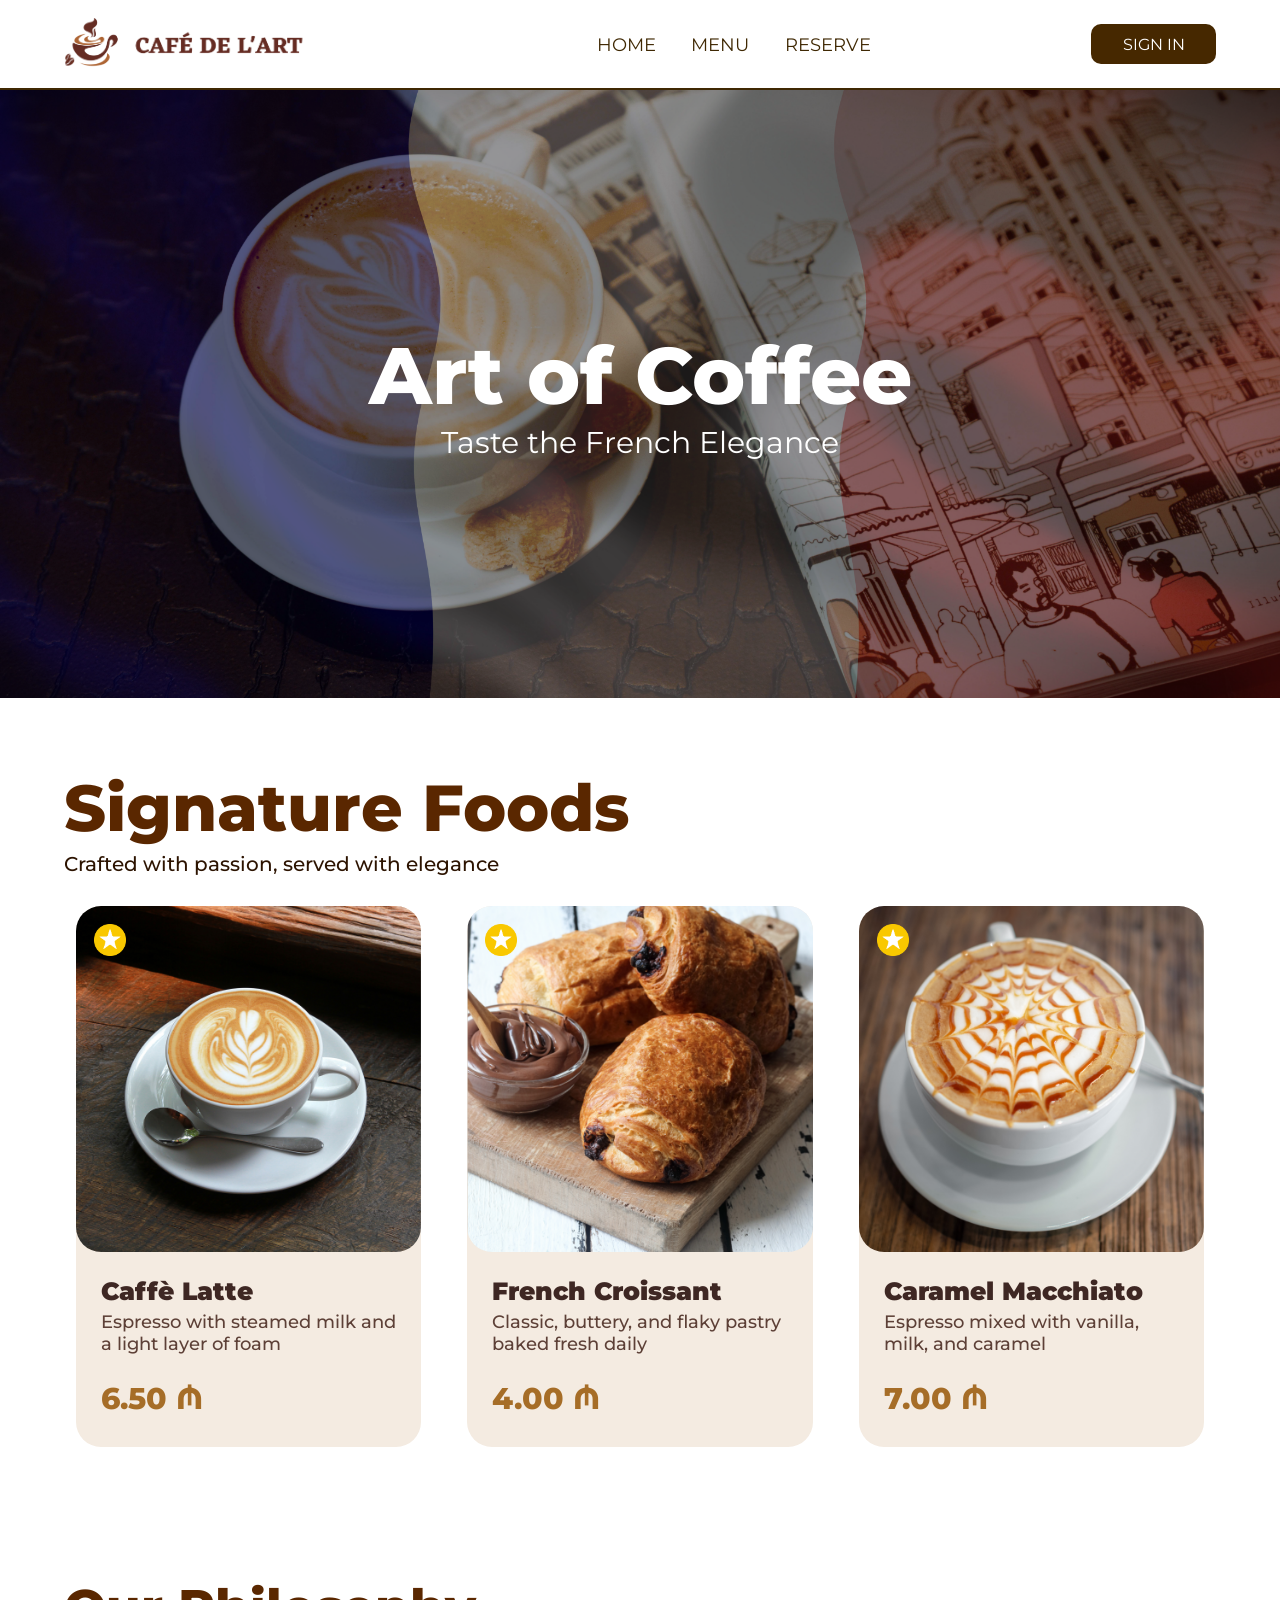
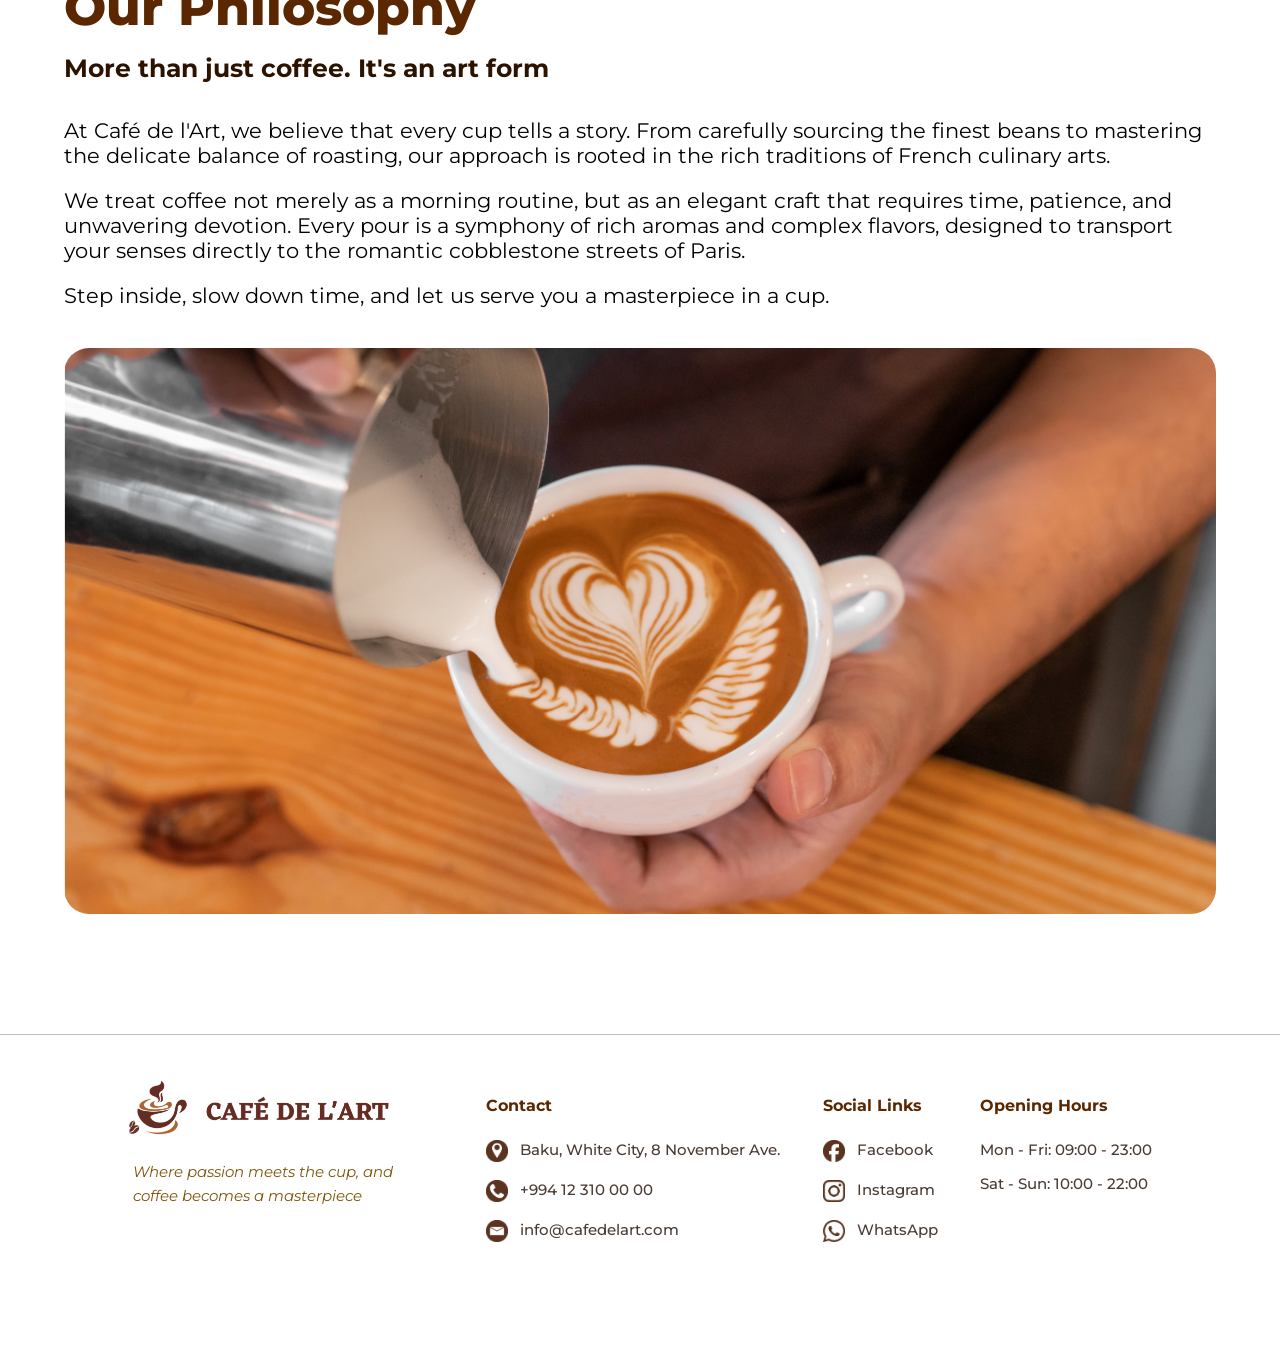
<file: index.html>
<!DOCTYPE html>
<html lang="en">
    <head>
        <meta charset="UTF-8">
        <meta name="viewport" content="width=device-width, initial-scale=1.0">
        <title>Café de l'Art - The French Elegance</title>
        <link rel="stylesheet" href="./css/global.css">
        <link rel="stylesheet" href="./css/index.css">
        <link rel="icon" type="image/png" href="./icons/title-logo-icon.png">
    </head>
    <body>
        <header>
            <div class="logo">
                <img src="./icons/business-logo.png" alt="Logo" id="logo">
            </div>
            <div class="services">
                <ul class="menu">
                    <li>
                        <button class="btn">HOME</button>
                    </li>
                    <li>
                        <button class="btn">MENU</button>
                    </li>
                    <li>
                        <button class="btn">RESERVE</button>
                    </li>
                </ul>
            </div>
            <div class="login">
                <button class="login-btn">SIGN IN</button>
            </div>
        </header>
        <main>
            <section class="connection">
                <div class="offline hidden">
                    Connection Lost! Try to connect again...
                </div>
            </section>
            <section class="hero">
                <div class="hero-img">
                    <img src="./images/2.png" alt="Hero">
                    <div class="hero-slogan">
                        <h1>Art of Coffee</h1>
                        <p>Taste the French Elegance</p>
                    </div>
                </div>
            </section>
            <section class="foods signature-foods">
                <h2 class="title">Signature Foods</h2>
                <p class="subtitle">Crafted with passion, served with elegance</p>
                <div class="cards">
                    <div class="card">
                        <div class="item-img">
                            <img src="./icons/premium-icon.png" alt="Premium Badge" class="premium-icon">
                            <img src="./images/latte.png" alt="Caffè Latte" class="main-img">
                        </div>
                        <div class="item-details">
                            <h3>Caffè Latte</h3>
                            <p>Espresso with steamed milk and a light layer of foam</p>
                            <div class="price">6.50 ₼</div>
                        </div>
                    </div>
                    <div class="card">
                        <div class="item-img">
                            <img src="./icons/premium-icon.png" alt="Premium Badge" class="premium-icon">
                            <img src="./images/croissant.png" alt="French Croissant" class="main-img">
                        </div>
                        <div class="item-details">
                            <h3>French Croissant</h3>
                            <p>Classic, buttery, and flaky pastry baked fresh daily</p>
                            <div class="price">4.00 ₼</div>
                        </div>
                    </div>
                    <div class="card">
                        <div class="item-img">
                            <img src="./icons/premium-icon.png" alt="Premium Badge" class="premium-icon">
                            <img src="./images/macchiato.png" alt="Caramel Macchiato" class="main-img">
                        </div>
                        <div class="item-details">
                            <h3>Caramel Macchiato</h3>
                            <p>Espresso mixed with vanilla, milk, and caramel</p>
                            <div class="price">7.00 ₼</div>
                        </div>
                    </div>
                </div>
            </section>
            <section class="story">
                <h2 class="story-title">Our Philosophy</h2>
                <h3 class="story-subtitle">More than just coffee. It's an art form</h3>
                <div class="story-area">
                    <div class="story-content">
                        <p>
                            At Café de l'Art, we believe that every cup tells a story. From carefully 
                            sourcing the finest beans to mastering the delicate balance of roasting, our 
                            approach is rooted in the rich traditions of French culinary arts.
                        </p>
                        <p>We treat coffee not merely as a morning routine, but as an elegant craft that 
                            requires time, patience, and unwavering devotion. Every pour is a symphony of 
                            rich aromas and complex flavors, designed to transport your senses directly to 
                            the romantic cobblestone streets of Paris.
                        </p>
                        <p>
                            Step inside, slow down time, and let us serve you a masterpiece in a cup.
                        </p>
                    </div>
                    <div class="story-img">
                        <img src="./images/story.png" alt="Coffee Art">
                    </div>
                </div>
            </section>
        </main>
        <footer>
            <div class="footer-area">
                <div class="brand-area">
                    <div class="brand-img">
                        <img src="./icons/business-logo.png" alt="Café de l'Art">
                    </div>
                    <div class="brand-slogan">
                        <p>Where passion meets the cup, and coffee becomes a masterpiece</p>
                    </div>
                </div>
                <div class="business-info">
                    <div class="info contact-info">
                        <h3>Contact</h3>
                        <div class="location">
                            <img src="./icons/11.png" alt="Location">
                            <p>Baku, White City, 8 November Ave.</p>
                        </div>
                        <div class="phone">
                            <img src="./icons/7.png" alt="Phone">
                            <p>+994 12 310 00 00</p>
                        </div>
                        <div class="email">
                            <img src="./icons/10.png" alt="Email">
                            <p>info@cafedelart.com</p>
                        </div>
                    </div>
                    <div class="info social-links">
                        <h3>Social Links</h3>
                        <div class="social facebook">
                            <img src="./icons/8.png" alt="Facebook" class="social-icon">
                            <p>Facebook</p>
                        </div>
                        <div class="social instagram">
                            <img src="./icons/5.png" alt="Instagram" class="social-icon">
                            <p>Instagram</p>
                        </div>
                        <div class="social whatsapp">
                            <img src="./icons/6.png" alt="WhatsApp" class="social-icon">
                            <p>WhatsApp</p>
                        </div>
                    </div>
                    <div class="info opening-hours">
                        <h3>Opening Hours</h3>
                        <p>Mon - Fri: 09:00 - 23:00</p>
                        <p>Sat - Sun: 10:00 - 22:00</p>
                    </div>
                </div>
            </div>
        </footer>
        <script src="./javascript/global.js"></script>
    </body>
</html>
</file>
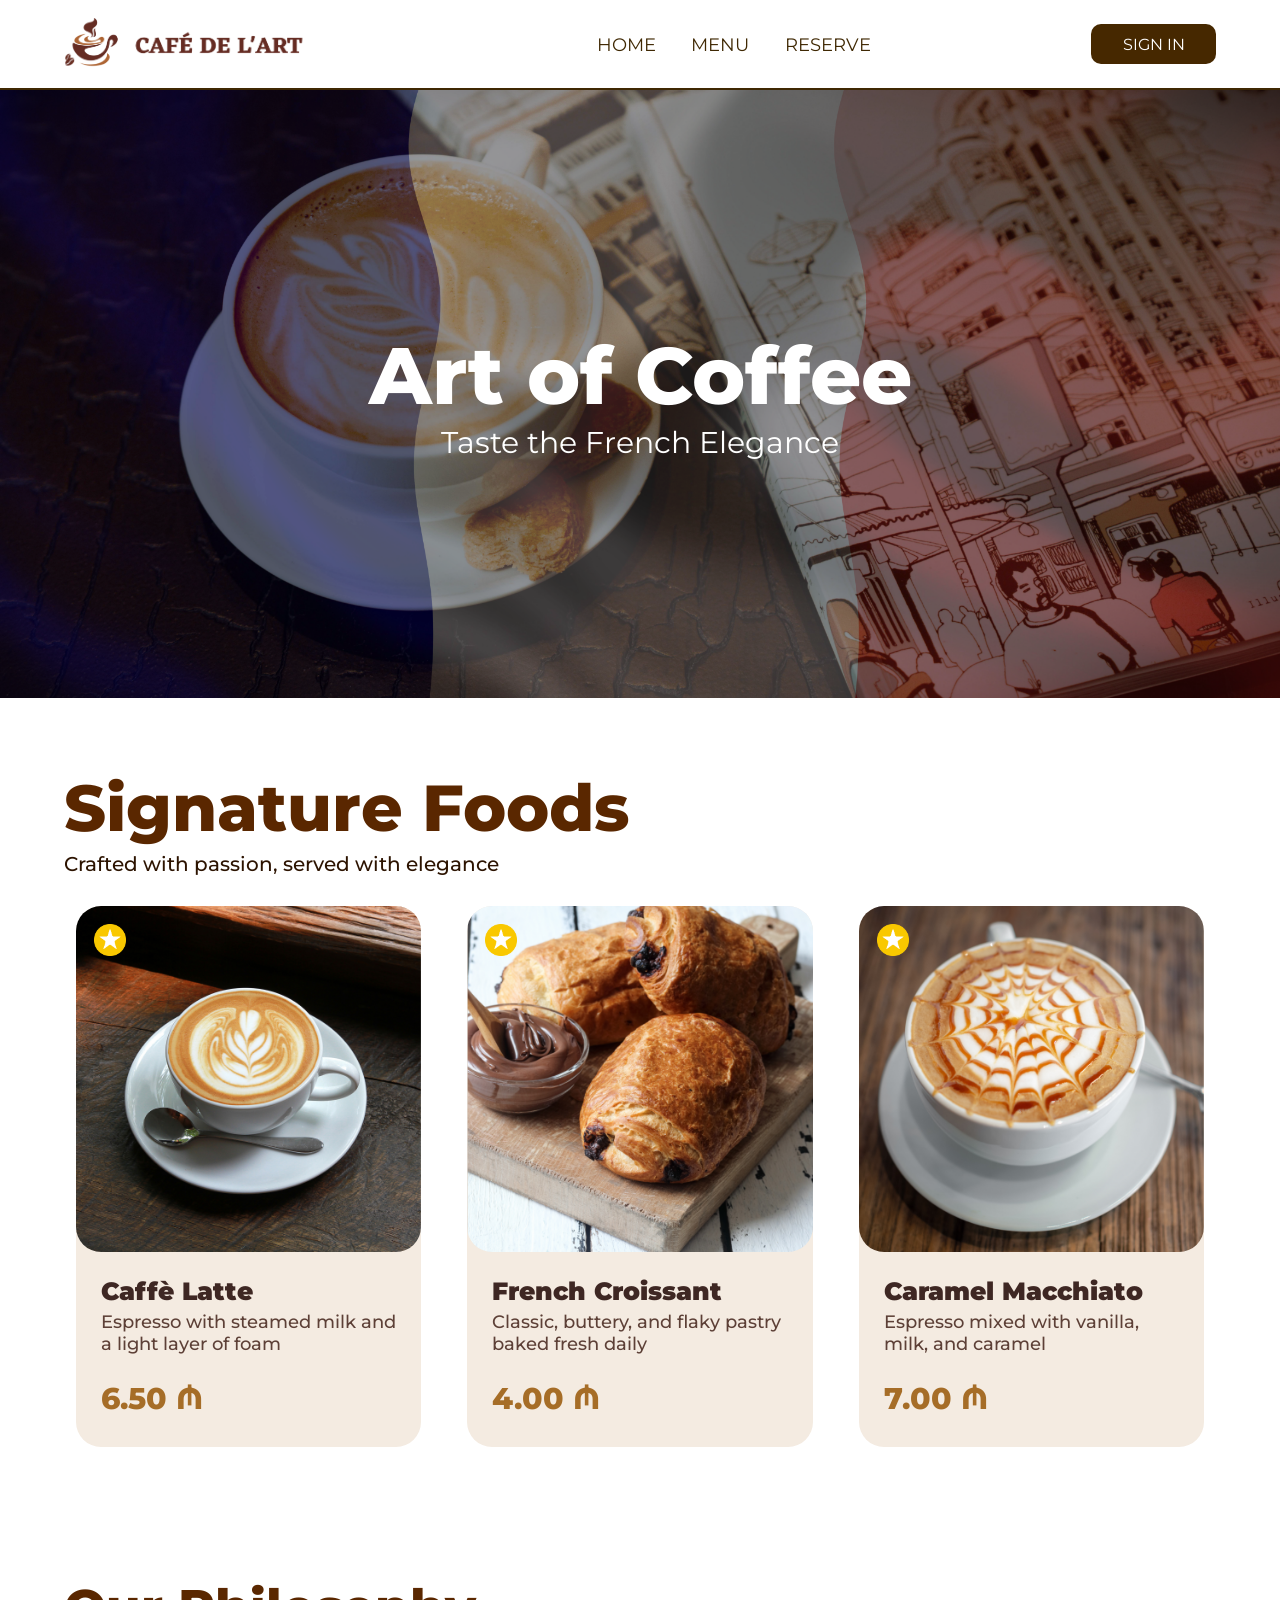
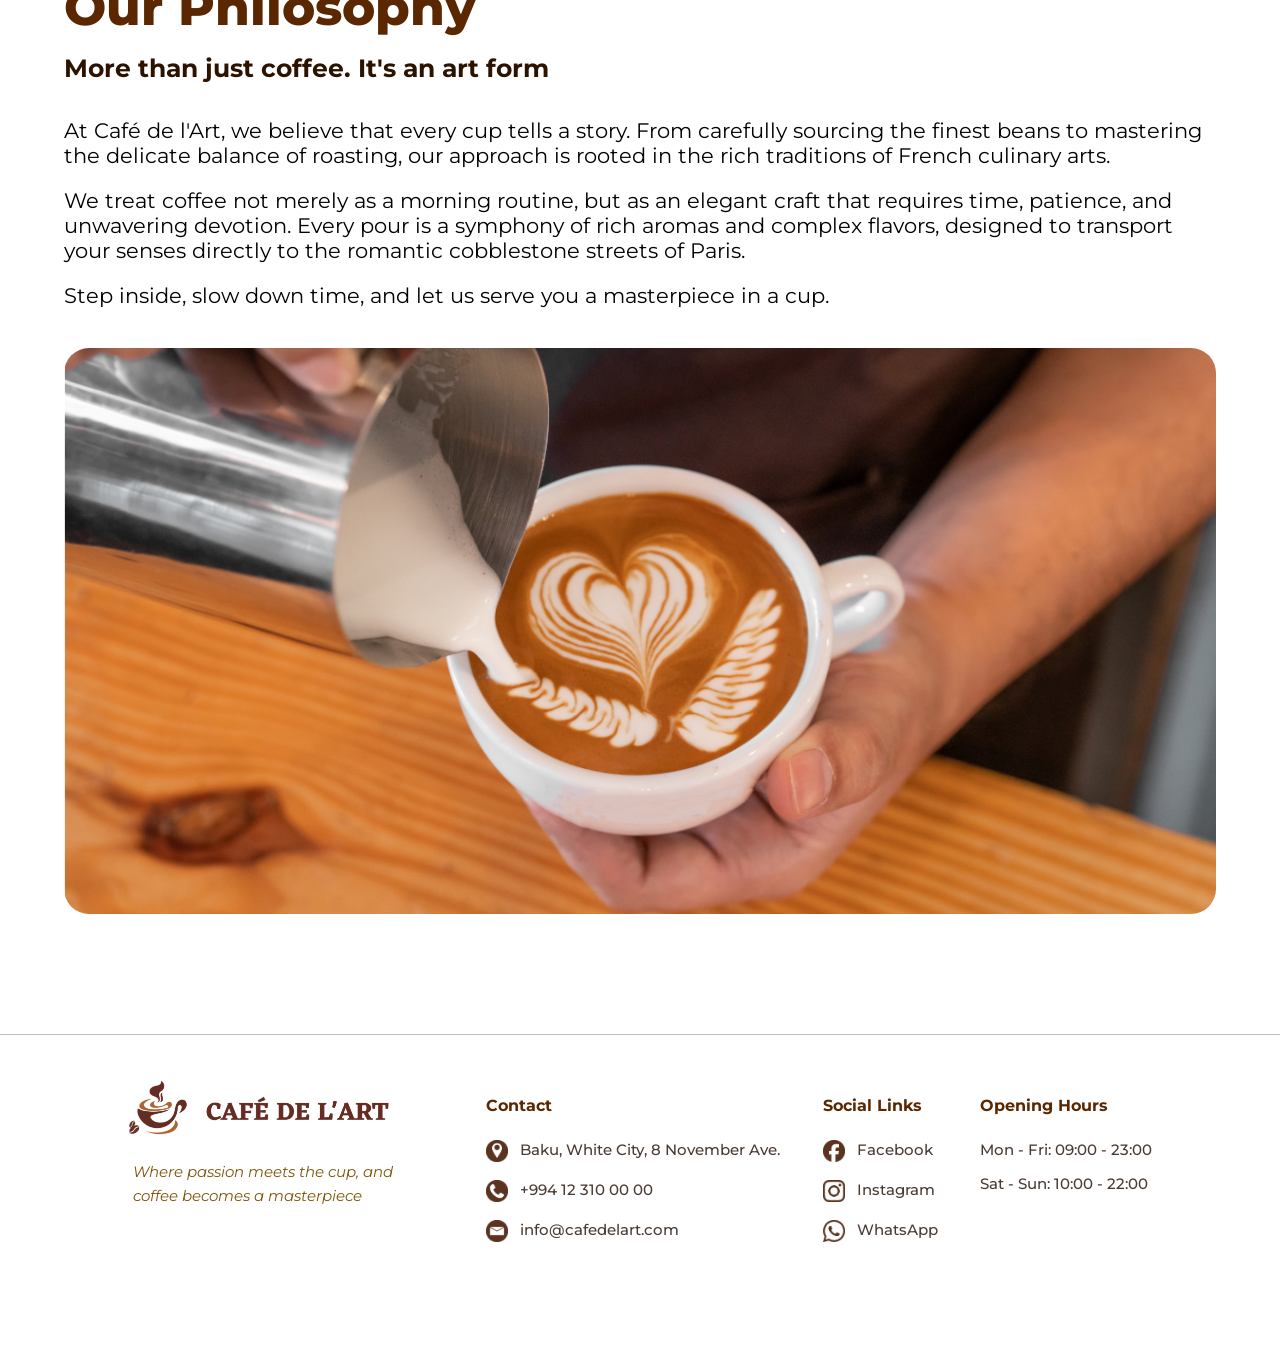
<file: html/index.html>
<!DOCTYPE html>
<html lang="en">
    <head>
        <meta charset="UTF-8">
        <meta name="viewport" content="width=device-width, initial-scale=1.0">
        <title>Café de l'Art - The French Elegance</title>
        <link rel="stylesheet" href="../css/global.css">
        <link rel="stylesheet" href="../css/index.css">
        <link rel="icon" type="image/png" href="../icons/title-logo-icon.png">
    </head>
    <body>
        <header>
            <div class="logo">
                <img src="../icons/business-logo.png" alt="Logo" id="logo">
            </div>
            <div class="services">
                <ul class="menu">
                    <li>
                        <button class="btn">HOME</button>
                    </li>
                    <li>
                        <button class="btn">MENU</button>
                    </li>
                    <li>
                        <button class="btn">RESERVE</button>
                    </li>
                </ul>
            </div>
            <div class="login">
                <button class="login-btn">SIGN IN</button>
            </div>
        </header>
        <main>
            <section class="connection">
                <div class="offline hidden">
                    Connection Lost! Try to connect again...
                </div>
            </section>
            <section class="hero">
                <div class="hero-img">
                    <img src="../images/2.png" alt="Hero">
                    <div class="hero-slogan">
                        <h1>Art of Coffee</h1>
                        <p>Taste the French Elegance</p>
                    </div>
                </div>
            </section>
            <section class="foods signature-foods">
                <h2 class="title">Signature Foods</h2>
                <p class="subtitle">Crafted with passion, served with elegance</p>
                <div class="cards">
                    <div class="card">
                        <div class="item-img">
                            <img src="../icons/premium-icon.png" alt="Premium Badge" class="premium-icon">
                            <img src="../images/latte.png" alt="Caffè Latte" class="main-img">
                        </div>
                        <div class="item-details">
                            <h3>Caffè Latte</h3>
                            <p>Espresso with steamed milk and a light layer of foam</p>
                            <div class="price">6.50 ₼</div>
                        </div>
                    </div>
                    <div class="card">
                        <div class="item-img">
                            <img src="../icons/premium-icon.png" alt="Premium Badge" class="premium-icon">
                            <img src="../images/croissant.png" alt="French Croissant" class="main-img">
                        </div>
                        <div class="item-details">
                            <h3>French Croissant</h3>
                            <p>Classic, buttery, and flaky pastry baked fresh daily</p>
                            <div class="price">4.00 ₼</div>
                        </div>
                    </div>
                    <div class="card">
                        <div class="item-img">
                            <img src="../icons/premium-icon.png" alt="Premium Badge" class="premium-icon">
                            <img src="../images/macchiato.png" alt="Caramel Macchiato" class="main-img">
                        </div>
                        <div class="item-details">
                            <h3>Caramel Macchiato</h3>
                            <p>Espresso mixed with vanilla, milk, and caramel</p>
                            <div class="price">7.00 ₼</div>
                        </div>
                    </div>
                </div>
            </section>
            <section class="story">
                <h2 class="story-title">Our Philosophy</h2>
                <h3 class="story-subtitle">More than just coffee. It's an art form</h3>
                <div class="story-area">
                    <div class="story-content">
                        <p>
                            At Café de l'Art, we believe that every cup tells a story. From carefully 
                            sourcing the finest beans to mastering the delicate balance of roasting, our 
                            approach is rooted in the rich traditions of French culinary arts.
                        </p>
                        <p>We treat coffee not merely as a morning routine, but as an elegant craft that 
                            requires time, patience, and unwavering devotion. Every pour is a symphony of 
                            rich aromas and complex flavors, designed to transport your senses directly to 
                            the romantic cobblestone streets of Paris.
                        </p>
                        <p>
                            Step inside, slow down time, and let us serve you a masterpiece in a cup.
                        </p>
                    </div>
                    <div class="story-img">
                        <img src="../images/story.png" alt="Coffee Art">
                    </div>
                </div>
            </section>
        </main>
        <footer>
            <div class="footer-area">
                <div class="brand-area">
                    <div class="brand-img">
                        <img src="../icons/business-logo.png" alt="Café de l'Art">
                    </div>
                    <div class="brand-slogan">
                        <p>Where passion meets the cup, and coffee becomes a masterpiece</p>
                    </div>
                </div>
                <div class="business-info">
                    <div class="info contact-info">
                        <h3>Contact</h3>
                        <div class="location">
                            <img src="../icons/11.png" alt="Location">
                            <p>Baku, White City, 8 November Ave.</p>
                        </div>
                        <div class="phone">
                            <img src="../icons/7.png" alt="Phone">
                            <p>+994 12 310 00 00</p>
                        </div>
                        <div class="email">
                            <img src="../icons/10.png" alt="Email">
                            <p>info@cafedelart.com</p>
                        </div>
                    </div>
                    <div class="info social-links">
                        <h3>Social Links</h3>
                        <div class="social facebook">
                            <img src="../icons/8.png" alt="Facebook" class="social-icon">
                            <p>Facebook</p>
                        </div>
                        <div class="social instagram">
                            <img src="../icons/5.png" alt="Instagram" class="social-icon">
                            <p>Instagram</p>
                        </div>
                        <div class="social whatsapp">
                            <img src="../icons/6.png" alt="WhatsApp" class="social-icon">
                            <p>WhatsApp</p>
                        </div>
                    </div>
                    <div class="info opening-hours">
                        <h3>Opening Hours</h3>
                        <p>Mon - Fri: 09:00 - 23:00</p>
                        <p>Sat - Sun: 10:00 - 22:00</p>
                    </div>
                </div>
            </div>
        </footer>
        <script src="../javascript/global.js"></script>
    </body>
</html>
</file>
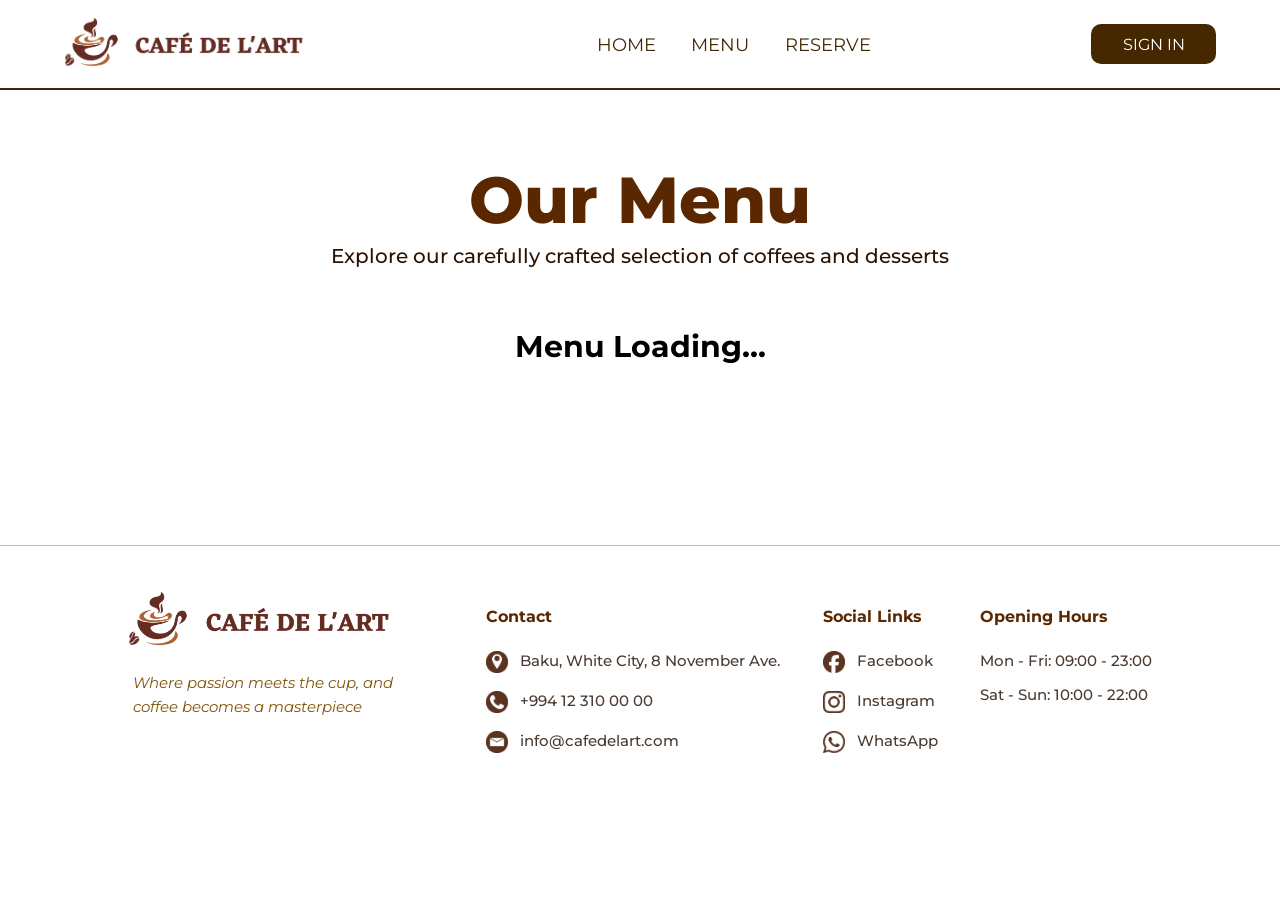
<file: menu.html>
<!DOCTYPE html>
<html lang="en">
    <head>
        <meta charset="UTF-8">
        <meta name="viewport" content="width=device-width, initial-scale=1.0">
        <title>Café de l'Art - Menu</title>
        <link rel="stylesheet" href="./css/global.css">
        <link rel="stylesheet" href="./css/menu.css">
        <link rel="icon" type="image/png" href="./icons/title-logo-icon.png">
    </head>
    <body>
        <header>
            <div class="logo">
                <img src="./icons/business-logo.png" alt="Logo" id="logo">
            </div>
            <div class="services">
                <ul class="menu">
                    <li>
                        <button class="btn">HOME</button>
                    </li>
                    <li>
                        <button class="btn">MENU</button>
                    </li>
                    <li>
                        <button class="btn">RESERVE</button>
                    </li>
                </ul>
            </div>
            <div class="login">
                <button class="login-btn">SIGN IN</button>
            </div>
        </header>
        <main>
            <section class="connection">
                <div class="offline hidden">
                    Connection Lost! Try to connect again...
                </div>
            </section>
            <section class="food-menu">
                <div class="foods">
                    <h2 class="title">Our Menu</h2>
                    <p class="subtitle">Explore our carefully crafted selection of coffees and desserts</p>
                    <div class="data-load">
                        Menu Loading...
                    </div>
                </div>
            </section>
        </main>
        <footer>
            <div class="footer-area">
                <div class="brand-area">
                    <div class="brand-img">
                        <img src="./icons/business-logo.png" alt="Café de l'Art">
                    </div>
                    <div class="brand-slogan">
                        <p>Where passion meets the cup, and coffee becomes a masterpiece</p>
                    </div>
                </div>
                <div class="business-info">
                    <div class="info contact-info">
                        <h3>Contact</h3>
                        <div class="location">
                            <img src="./icons/11.png" alt="Location">
                            <p>Baku, White City, 8 November Ave.</p>
                        </div>
                        <div class="phone">
                            <img src="./icons/7.png" alt="Phone">
                            <p>+994 12 310 00 00</p>
                        </div>
                        <div class="email">
                            <img src="./icons/10.png" alt="Email">
                            <p>info@cafedelart.com</p>
                        </div>
                    </div>
                    <div class="info social-links">
                        <h3>Social Links</h3>
                        <div class="social facebook">
                            <img src="./icons/8.png" alt="Facebook" class="social-icon">
                            <p>Facebook</p>
                        </div>
                        <div class="social instagram">
                            <img src="./icons/5.png" alt="Instagram" class="social-icon">
                            <p>Instagram</p>
                        </div>
                        <div class="social whatsapp">
                            <img src="./icons/6.png" alt="WhatsApp" class="social-icon">
                            <p>WhatsApp</p>
                        </div>
                    </div>
                    <div class="info opening-hours">
                        <h3>Opening Hours</h3>
                        <p>Mon - Fri: 09:00 - 23:00</p>
                        <p>Sat - Sun: 10:00 - 22:00</p>
                    </div>
                </div>
            </div>
        </footer>
        <script src="./javascript/global.js"></script>
        <script src="./javascript/menu.js"></script>
    </body>
</html>
</file>
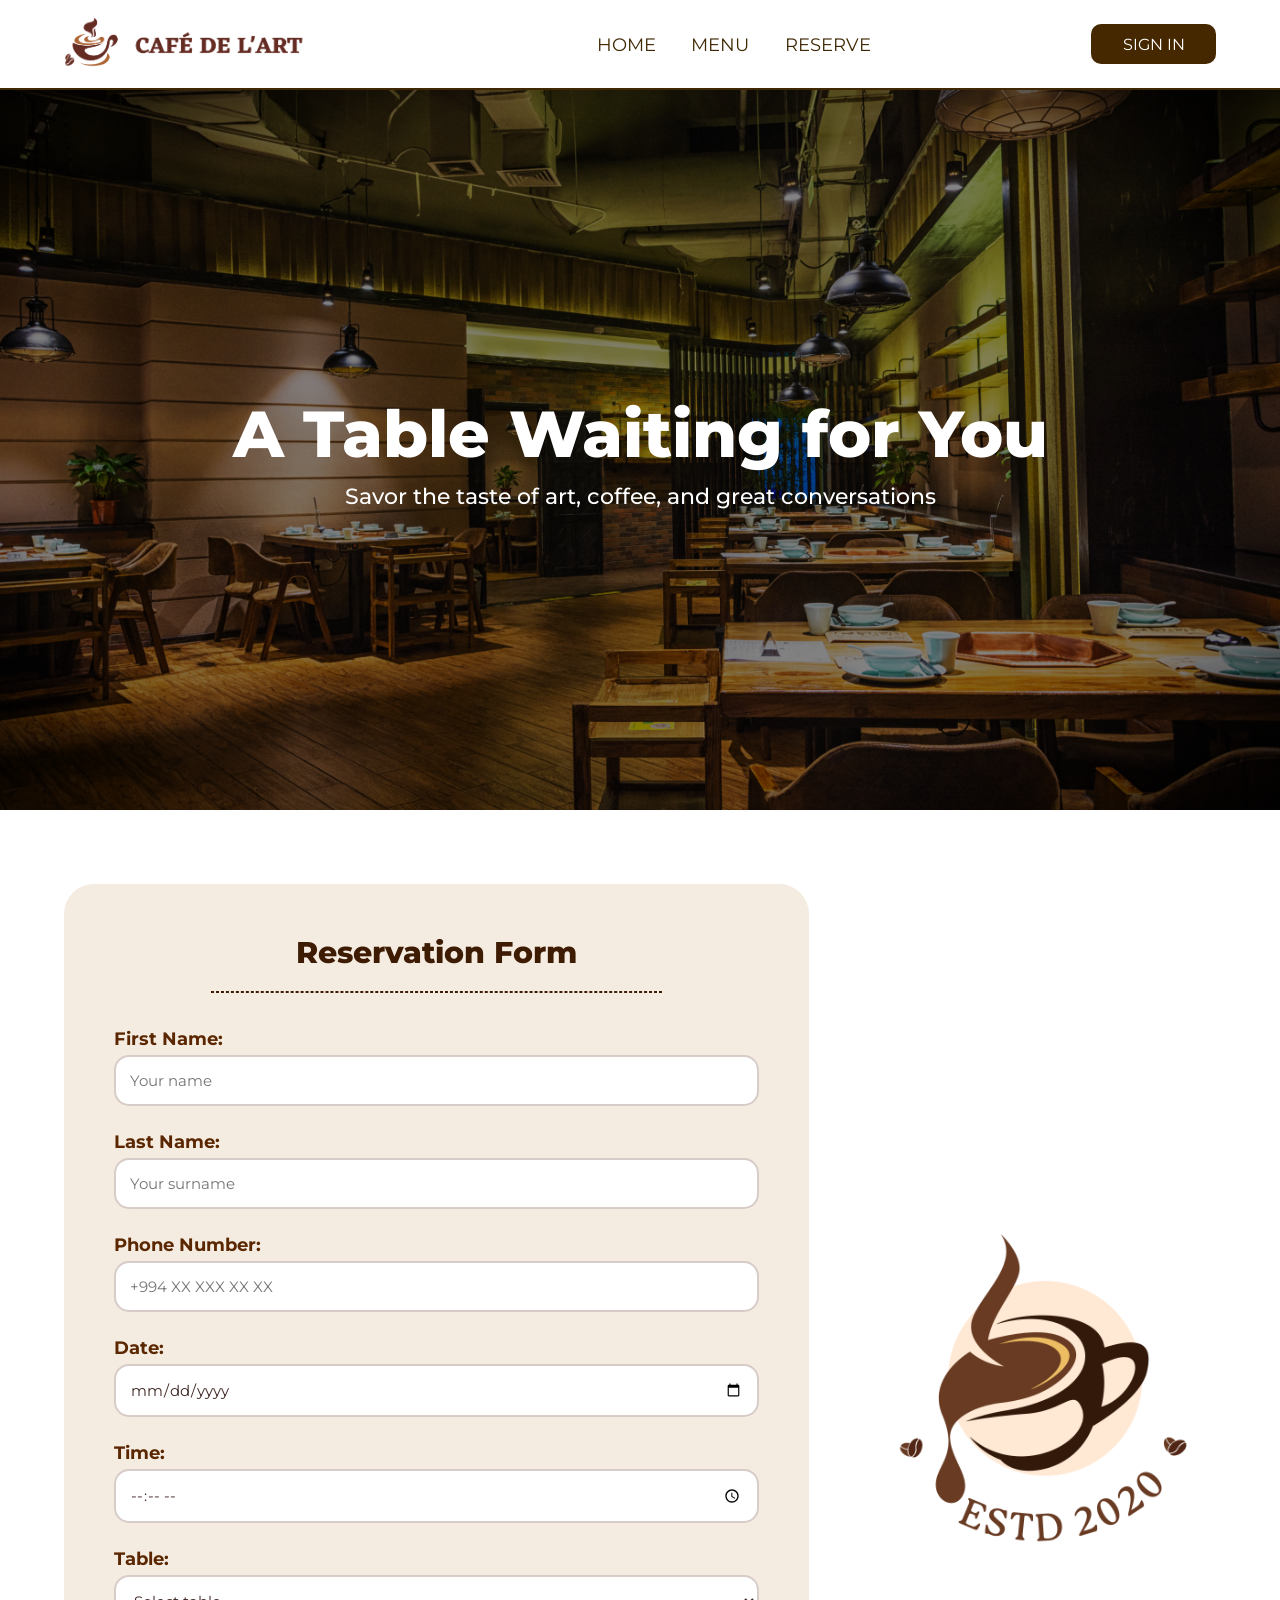
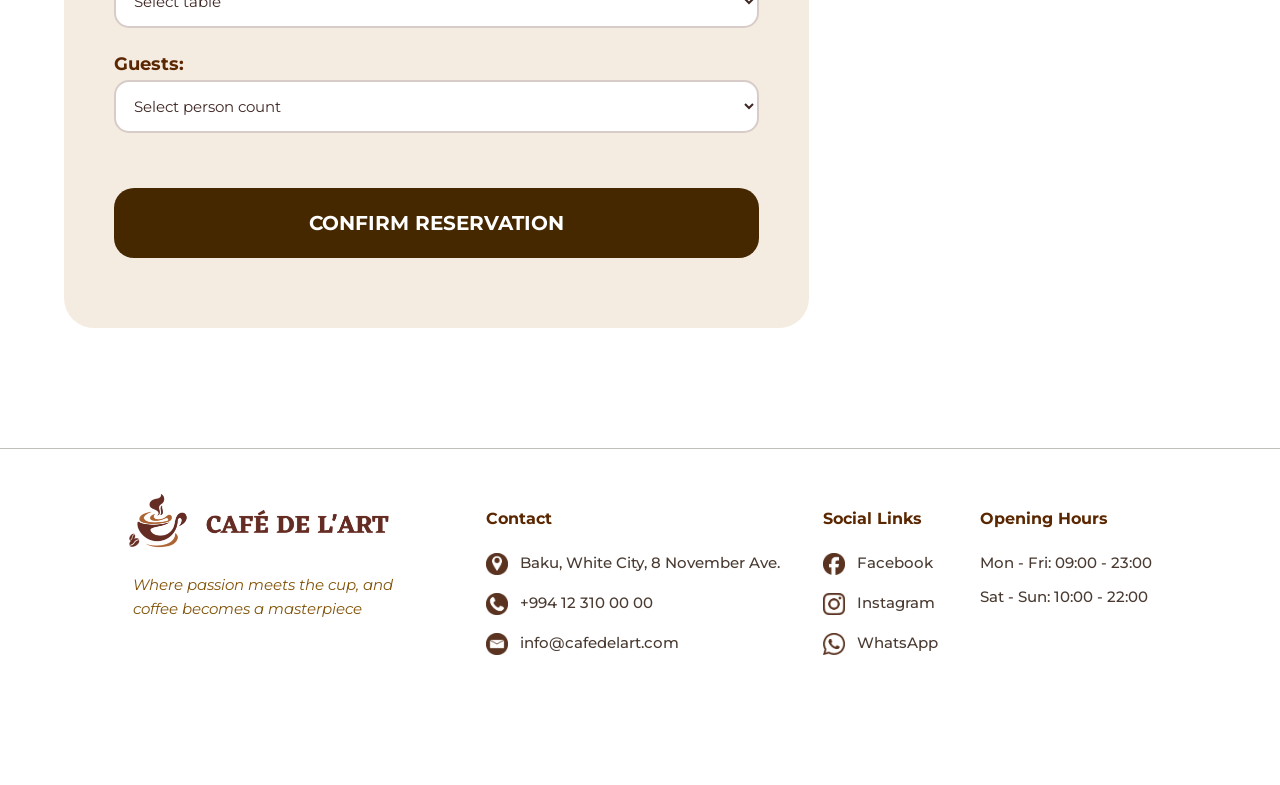
<file: reservation.html>
<!DOCTYPE html>
<html lang="en">
    <head>
        <meta charset="UTF-8">
        <meta name="viewport" content="width=device-width, initial-scale=1.0">
        <title>Café de l'Art - Reservation</title>
        <link rel="stylesheet" href="./css/global.css">
        <link rel="stylesheet" href="./css/reservation.css">
            <link rel="icon" type="image/png" href="./icons/title-logo-icon.png">
    </head>
    <body>
        <header>
            <div class="logo">
                <img src="./icons/business-logo.png" alt="Logo" id="logo">
            </div>
            <div class="services">
                <ul class="menu">
                    <li>
                        <button class="btn">HOME</button>
                    </li>
                    <li>
                        <button class="btn">MENU</button>
                    </li>
                    <li>
                        <button class="btn">RESERVE</button>
                    </li>
                </ul>
            </div>
            <div class="login">
                <button class="login-btn">SIGN IN</button>
            </div>
        </header>
        <main>
            <section class="connection">
                <div class="offline hidden">
                    Connection Lost! Try to connect again...
                </div>
            </section>
            <section class="banner">
                <div class="banner-img">
                    <img src="./images/interior.png" alt="Interior">
                    <div class="banner-slogan">
                        <h1>A Table Waiting for You</h1>
                        <p>Savor the taste of art, coffee, and great conversations</p>
                    </div>
                </div>
            </section>
            <section class="reservation-form">
                <form>
                    <div class="form-header">
                        <h2>Reservation Form</h2>
                    </div>
                    <hr>
                    <label for="first-name">
                        First Name:
                        <input type="text" placeholder="Your name" name="first-name" id="first-name" required>
                        <div class="error-msg" id="first-name-error"></div>
                    </label>
                    <label for="last-name">
                        Last Name:
                        <input type="text" placeholder="Your surname" name="last-name" id="last-name" required>
                        <div class="error-msg" id="last-name-error"></div>
                    </label>
                    <label for="phone">
                        Phone Number:
                        <input type="tel" placeholder="+994 XX XXX XX XX" name="phone" id="phone" required>
                        <div class="error-msg" id="phone-error"></div>
                    </label>
                    <label for="reserve-date">
                        Date:
                        <input type="date" name="reserve-date" id="reserve-date" required>
                        <div class="error-msg" id="date-error"></div>
                    </label>
                    <label for="reserve-time">
                        Time:
                        <input type="time" name="reserve-time" id="reserve-time" required>
                        <div class="error-msg" id="time-error"></div>
                    </label>
                    <label for="table">
                        Table:
                        <select name="table" id="table" required>
                            <option value="select" disabled selected>Select table</option>
                            <option value="1">Table №1</option>
                            <option value="2">Table №2</option>
                            <option value="3">Table №3</option>
                            <option value="4">Table №4</option>
                            <option value="5">Table №5</option>
                            <option value="6">Table №6</option>
                        </select>
                        <div class="error-msg" id="table-error"></div>
                    </label>
                    <label for="guest">
                        Guests:
                        <select name="guest" id="guest" required>
                            <option value="select" disabled selected>Select person count</option>
                            <option value="1">1 Person</option>
                            <option value="2">2 People</option>
                            <option value="3">3 People</option>
                            <option value="4">4 People</option>
                        </select>
                        <div class="error-msg" id="guest-error"></div>
                    </label>
                    <button type="submit" id="confirm-btn">CONFIRM RESERVATION</button>
                    <div class="success-msg"></div>
                </form>
                <aside class="form-logo">
                    <img src="./icons/estd-2020.png" alt="Photo">
                </aside>
            </section>
        </main>
        <footer>
            <div class="footer-area">
                <div class="brand-area">
                    <div class="brand-img">
                        <img src="./icons/business-logo.png" alt="Café de l'Art">
                    </div>
                    <div class="brand-slogan">
                        <p>Where passion meets the cup, and coffee becomes a masterpiece</p>
                    </div>
                </div>
                <div class="business-info">
                    <div class="info contact-info">
                        <h3>Contact</h3>
                        <div class="location">
                            <img src="./icons/11.png" alt="Location">
                            <p>Baku, White City, 8 November Ave.</p>
                        </div>
                        <div class="phone">
                            <img src="./icons/7.png" alt="Phone">
                            <p>+994 12 310 00 00</p>
                        </div>
                        <div class="email">
                            <img src="./icons/10.png" alt="Email">
                            <p>info@cafedelart.com</p>
                        </div>
                    </div>
                    <div class="info social-links">
                        <h3>Social Links</h3>
                        <div class="social facebook">
                            <img src="./icons/8.png" alt="Facebook" class="social-icon">
                            <p>Facebook</p>
                        </div>
                        <div class="social instagram">
                            <img src="./icons/5.png" alt="Instagram" class="social-icon">
                            <p>Instagram</p>
                        </div>
                        <div class="social whatsapp">
                            <img src="./icons/6.png" alt="WhatsApp" class="social-icon">
                            <p>WhatsApp</p>
                        </div>
                    </div>
                    <div class="info opening-hours">
                        <h3>Opening Hours</h3>
                        <p>Mon - Fri: 09:00 - 23:00</p>
                        <p>Sat - Sun: 10:00 - 22:00</p>
                    </div>
                </div>
            </div>
        </footer>
        <script src="./javascript/global.js"></script>
        <script src="./javascript/reservation.js"></script>
    </body>
</html>
</file>
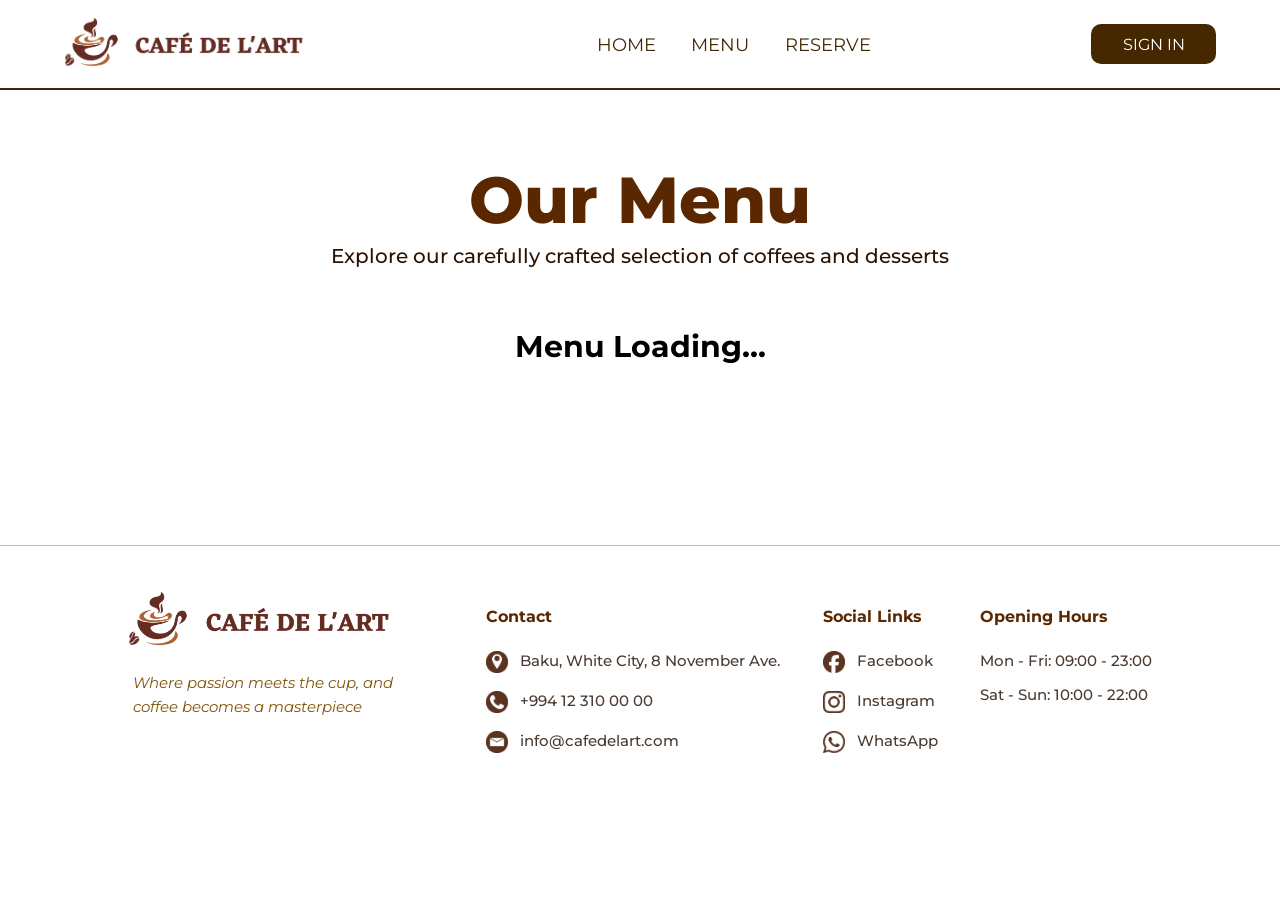
<file: html/menu.html>
<!DOCTYPE html>
<html lang="en">
    <head>
        <meta charset="UTF-8">
        <meta name="viewport" content="width=device-width, initial-scale=1.0">
        <title>Café de l'Art - Menu</title>
        <link rel="stylesheet" href="../css/global.css">
        <link rel="stylesheet" href="../css/menu.css">
        <link rel="icon" type="image/png" href="../icons/title-logo-icon.png">
    </head>
    <body>
        <header>
            <div class="logo">
                <img src="../icons/business-logo.png" alt="Logo" id="logo">
            </div>
            <div class="services">
                <ul class="menu">
                    <li>
                        <button class="btn">HOME</button>
                    </li>
                    <li>
                        <button class="btn">MENU</button>
                    </li>
                    <li>
                        <button class="btn">RESERVE</button>
                    </li>
                </ul>
            </div>
            <div class="login">
                <button class="login-btn">SIGN IN</button>
            </div>
        </header>
        <main>
            <section class="connection">
                <div class="offline hidden">
                    Connection Lost! Try to connect again...
                </div>
            </section>
            <section class="food-menu">
                <div class="foods">
                    <h2 class="title">Our Menu</h2>
                    <p class="subtitle">Explore our carefully crafted selection of coffees and desserts</p>
                    <div class="data-load">
                        Menu Loading...
                    </div>
                </div>
            </section>
        </main>
        <footer>
            <div class="footer-area">
                <div class="brand-area">
                    <div class="brand-img">
                        <img src="../icons/business-logo.png" alt="Café de l'Art">
                    </div>
                    <div class="brand-slogan">
                        <p>Where passion meets the cup, and coffee becomes a masterpiece</p>
                    </div>
                </div>
                <div class="business-info">
                    <div class="info contact-info">
                        <h3>Contact</h3>
                        <div class="location">
                            <img src="../icons/11.png" alt="Location">
                            <p>Baku, White City, 8 November Ave.</p>
                        </div>
                        <div class="phone">
                            <img src="../icons/7.png" alt="Phone">
                            <p>+994 12 310 00 00</p>
                        </div>
                        <div class="email">
                            <img src="../icons/10.png" alt="Email">
                            <p>info@cafedelart.com</p>
                        </div>
                    </div>
                    <div class="info social-links">
                        <h3>Social Links</h3>
                        <div class="social facebook">
                            <img src="../icons/8.png" alt="Facebook" class="social-icon">
                            <p>Facebook</p>
                        </div>
                        <div class="social instagram">
                            <img src="../icons/5.png" alt="Instagram" class="social-icon">
                            <p>Instagram</p>
                        </div>
                        <div class="social whatsapp">
                            <img src="../icons/6.png" alt="WhatsApp" class="social-icon">
                            <p>WhatsApp</p>
                        </div>
                    </div>
                    <div class="info opening-hours">
                        <h3>Opening Hours</h3>
                        <p>Mon - Fri: 09:00 - 23:00</p>
                        <p>Sat - Sun: 10:00 - 22:00</p>
                    </div>
                </div>
            </div>
        </footer>
        <script src="../javascript/global.js"></script>
        <script src="../javascript/menu.js"></script>
    </body>
</html>
</file>
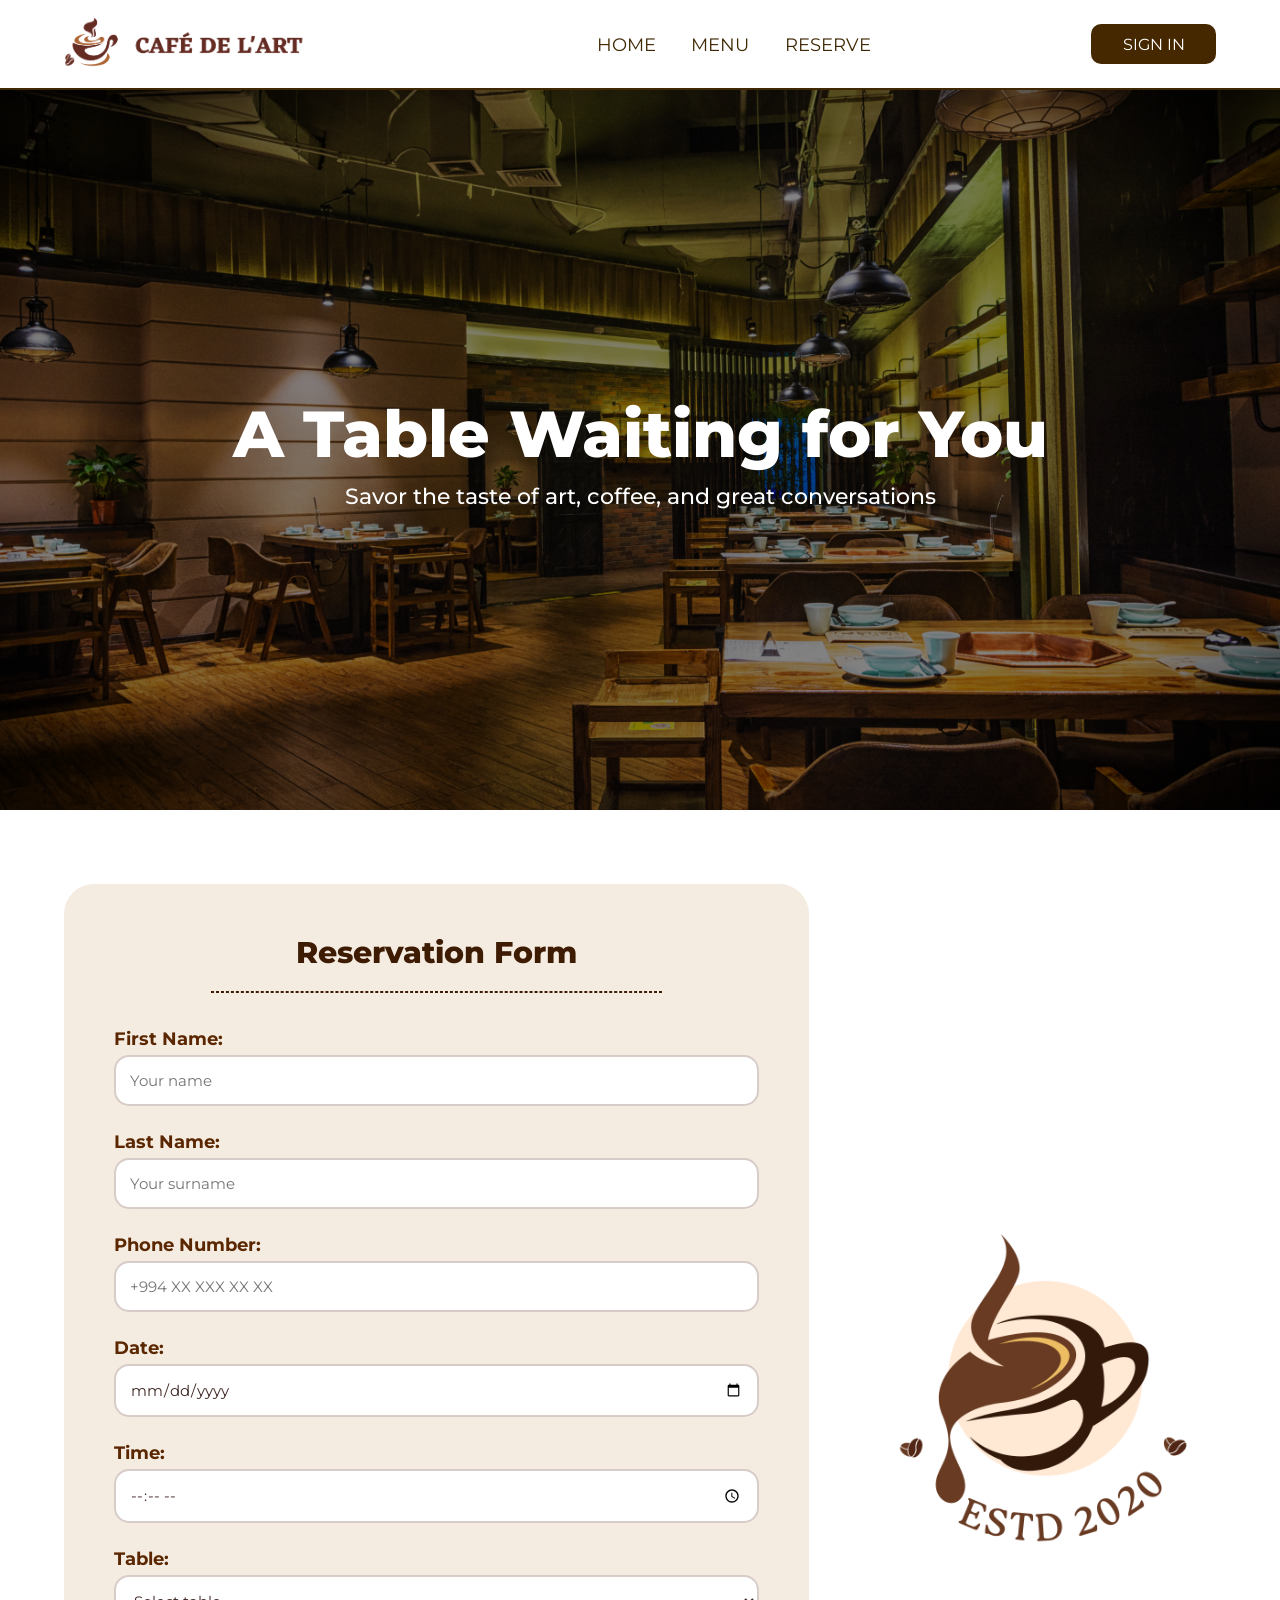
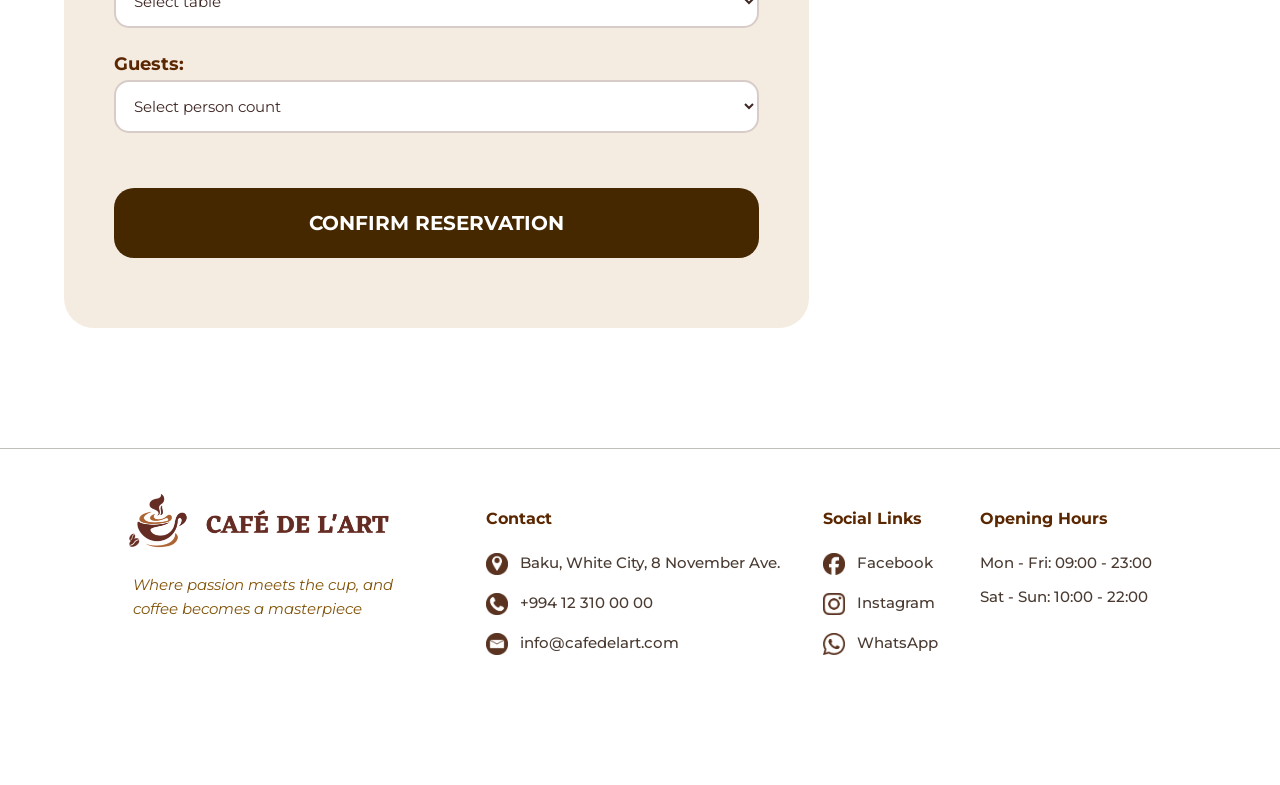
<file: html/reservation.html>
<!DOCTYPE html>
<html lang="en">
    <head>
        <meta charset="UTF-8">
        <meta name="viewport" content="width=device-width, initial-scale=1.0">
        <title>Café de l'Art - Reservation</title>
        <link rel="stylesheet" href="../css/global.css">
        <link rel="stylesheet" href="../css/reservation.css">
            <link rel="icon" type="image/png" href="../icons/title-logo-icon.png">
    </head>
    <body>
        <header>
            <div class="logo">
                <img src="../icons/business-logo.png" alt="Logo" id="logo">
            </div>
            <div class="services">
                <ul class="menu">
                    <li>
                        <button class="btn">HOME</button>
                    </li>
                    <li>
                        <button class="btn">MENU</button>
                    </li>
                    <li>
                        <button class="btn">RESERVE</button>
                    </li>
                </ul>
            </div>
            <div class="login">
                <button class="login-btn">SIGN IN</button>
            </div>
        </header>
        <main>
            <section class="connection">
                <div class="offline hidden">
                    Connection Lost! Try to connect again...
                </div>
            </section>
            <section class="banner">
                <div class="banner-img">
                    <img src="../images/interior.png" alt="Interior">
                    <div class="banner-slogan">
                        <h1>A Table Waiting for You</h1>
                        <p>Savor the taste of art, coffee, and great conversations</p>
                    </div>
                </div>
            </section>
            <section class="reservation-form">
                <form>
                    <div class="form-header">
                        <h2>Reservation Form</h2>
                    </div>
                    <hr>
                    <label for="first-name">
                        First Name:
                        <input type="text" placeholder="Your name" name="first-name" id="first-name" required>
                        <div class="error-msg" id="first-name-error"></div>
                    </label>
                    <label for="last-name">
                        Last Name:
                        <input type="text" placeholder="Your surname" name="last-name" id="last-name" required>
                        <div class="error-msg" id="last-name-error"></div>
                    </label>
                    <label for="phone">
                        Phone Number:
                        <input type="tel" placeholder="+994 XX XXX XX XX" name="phone" id="phone" required>
                        <div class="error-msg" id="phone-error"></div>
                    </label>
                    <label for="reserve-date">
                        Date:
                        <input type="date" name="reserve-date" id="reserve-date" required>
                        <div class="error-msg" id="date-error"></div>
                    </label>
                    <label for="reserve-time">
                        Time:
                        <input type="time" name="reserve-time" id="reserve-time" required>
                        <div class="error-msg" id="time-error"></div>
                    </label>
                    <label for="table">
                        Table:
                        <select name="table" id="table" required>
                            <option value="select" disabled selected>Select table</option>
                            <option value="1">Table №1</option>
                            <option value="2">Table №2</option>
                            <option value="3">Table №3</option>
                            <option value="4">Table №4</option>
                            <option value="5">Table №5</option>
                            <option value="6">Table №6</option>
                        </select>
                        <div class="error-msg" id="table-error"></div>
                    </label>
                    <label for="guest">
                        Guests:
                        <select name="guest" id="guest" required>
                            <option value="select" disabled selected>Select person count</option>
                            <option value="1">1 Person</option>
                            <option value="2">2 People</option>
                            <option value="3">3 People</option>
                            <option value="4">4 People</option>
                        </select>
                        <div class="error-msg" id="guest-error"></div>
                    </label>
                    <button type="submit" id="confirm-btn">CONFIRM RESERVATION</button>
                    <div class="success-msg"></div>
                </form>
                <aside class="form-logo">
                    <img src="../icons/estd-2020.png" alt="Photo">
                </aside>
            </section>
        </main>
        <footer>
            <div class="footer-area">
                <div class="brand-area">
                    <div class="brand-img">
                        <img src="../icons/business-logo.png" alt="Café de l'Art">
                    </div>
                    <div class="brand-slogan">
                        <p>Where passion meets the cup, and coffee becomes a masterpiece</p>
                    </div>
                </div>
                <div class="business-info">
                    <div class="info contact-info">
                        <h3>Contact</h3>
                        <div class="location">
                            <img src="../icons/11.png" alt="Location">
                            <p>Baku, White City, 8 November Ave.</p>
                        </div>
                        <div class="phone">
                            <img src="../icons/7.png" alt="Phone">
                            <p>+994 12 310 00 00</p>
                        </div>
                        <div class="email">
                            <img src="../icons/10.png" alt="Email">
                            <p>info@cafedelart.com</p>
                        </div>
                    </div>
                    <div class="info social-links">
                        <h3>Social Links</h3>
                        <div class="social facebook">
                            <img src="../icons/8.png" alt="Facebook" class="social-icon">
                            <p>Facebook</p>
                        </div>
                        <div class="social instagram">
                            <img src="../icons/5.png" alt="Instagram" class="social-icon">
                            <p>Instagram</p>
                        </div>
                        <div class="social whatsapp">
                            <img src="../icons/6.png" alt="WhatsApp" class="social-icon">
                            <p>WhatsApp</p>
                        </div>
                    </div>
                    <div class="info opening-hours">
                        <h3>Opening Hours</h3>
                        <p>Mon - Fri: 09:00 - 23:00</p>
                        <p>Sat - Sun: 10:00 - 22:00</p>
                    </div>
                </div>
            </div>
        </footer>
        <script src="../javascript/global.js"></script>
        <script src="../javascript/reservation.js"></script>
    </body>
</html>
</file>
<file: css/global.css>
@import url('https://fonts.googleapis.com/css2?family=Alegreya+SC:ital,wght@0,400;0,500;0,700;0,800;0,900;1,400;1,500;1,700;1,800;1,900&family=Courier+Prime:ital,wght@0,400;0,700;1,400;1,700&family=Inter:ital,opsz,wght@0,14..32,100..900;1,14..32,100..900&family=Lato:ital,wght@0,100;0,300;0,400;0,700;0,900;1,100;1,300;1,400;1,700;1,900&family=Montserrat:ital,wght@0,100..900;1,100..900&family=Roboto+Slab:wght@100..900&family=Roboto:ital,wght@0,100..900;1,100..900&display=swap');

* {
    box-sizing: border-box;
    margin: 0;
    padding: 0;
    font-family: 'Montserrat', sans-serif;
}

header {
    width: 100%;
    height: 90px;
    background-color: white;
    padding: 15px 5vw;
    margin: 0;
    display: flex;
    justify-content: space-between;
    align-items: center;
    position: sticky;
    top: 0;
    z-index: 1;
    border-bottom: 2px solid rgb(63, 40, 3);
}

#logo {
    width: 20vw;
    min-width: 220px;
    max-width: 350px;
    height: auto;
    position: relative;
    left: 0;
    top: 3px;
}

.menu {
    list-style-type: none;
    display: flex;
    gap: 5vw;
    justify-content: center;
    position: relative;
    right: 0;
    font-size: 20px;
    font-weight: 400;
}

.menu .btn {
    background: none;
    border: none;
    width: 30px;
    font-size: 18px;
    margin-top: 0;
    color: rgb(63, 40, 3);
    cursor: pointer;
}

.menu .btn:hover {
    color: rgb(130, 84, 9);
}

.login-btn {
    width: 125px;
    height: 40px;
    background-color: #462800;
    border: none;
    border-radius: 10px;
    color: white;
    font-size: 16px;
    font-weight: 400;
}

.login-btn:hover {
    background-color: rgb(90, 39, 0);
    cursor: pointer;
}

.offline {
    width: 100%;
    background-color: rgb(251, 179, 45);
    height: 50px;
    display: flex;
    justify-content: center;
    align-items: center;
    font-weight: 700;
    font-size: 20px;
    border-top: 3px solid black;
    border-bottom: 4px solid black;
    position: fixed;
    top: 90px;
    z-index: 1;
}

.hidden {
    display: none;
}

.banner-img {
    width: 100%;
    position: relative;
}

.banner-img img {
    width: 100%;
}

.banner-slogan {
    position: absolute;
    top: 0;
    bottom: 0;
    left: 0;
    right: 0;
    width: 100%;
    height: 100%;
    display: flex;
    flex-direction: column;
    justify-content: center;
    align-items: center;
    color: white;
}

.banner-slogan h1 {
    font-size: 65px;
    font-weight: 800;
    margin-bottom: 10px;
}

.banner-slogan p {
    font-size: 22px;
    font-weight: 500;
}

.foods, .signature-foods {
    padding: 60px 5vw;
    margin-top: 10px;
}

.foods .title, .signature-foods .title {
    color: rgb(90, 39, 0);
    font-size: 65px;
    font-weight: 800;
}

.foods .subtitle, .signature-foods .subtitle {
    color: rgb(44, 19, 0);
    font-size: 20px;
    font-weight: 500;
    margin-top: 5px;
}

.foods .cards, .signature-foods .cards {
    display: flex;
    justify-content: center;
    width: 100%;
    gap: 40px 4%;
    margin-top: 30px;
    flex-wrap: wrap;
}

.foods .card, .signature-foods .card {
    width: 30%;
    background-color: #F4EBE1;
    border-radius: 25px;
    cursor: pointer;
}

.foods .card:hover, .signature-foods .card:hover {
    position: relative;
    bottom: 10px;
}

.foods .item-img, .signature-foods .item-img {
    position: relative;
}

.foods .main-img, .signature-foods .main-img {
    width: 100%;
    height: auto;
    margin-bottom: 20px;
    border-radius: 25px;
}

.foods .premium-icon, .signature-foods .premium-icon {
    width: 32px;
    height: 32px;
    position: absolute;
    top: 18px;
    left: 18px;
}

.foods .item-details, .signature-foods .item-details {
    padding: 0 25px 30px 25px;
}

.foods .item-details h3, .signature-foods .item-details h3 {
    color: #3E2723;
    font-weight: 900;
    font-size: 25px;
}

.foods .item-details p, .signature-foods .item-details p {
    margin-top: 5px;
    color: #5D4037;
    font-weight: 500;
    font-size: 18px;
}

.foods .item-details .price, .signature-foods .item-details .price {
    margin-top: 25px;
    font-weight: 800;
    font-size: 30px;
    color: #A66D27;
}

footer {
    padding: 60px 5vw;
    margin-top: 10px;
    width: 100%;
    height: auto;
    border-top: 1px solid rgb(193, 191, 188);
    padding-top: 20px;
    margin-top: 60px;
}

.footer-area {
    display: flex;
    justify-content: space-between;
    align-items: flex-start;
    flex-wrap: wrap;
    padding: 2vw 5vw 4vw 5vw;
    max-width: 1400px;
    margin: auto;
    gap: 4vw;
}

.brand-area {
    width: 30%;
    display: flex;
    flex-direction: column;
}

.brand-img img {
    width: 100%;
    max-width: 280px;
    margin-bottom: 15px;
}

.brand-slogan p {
    font-size: 15px;
    line-height: 1.6;
    color: rgb(130, 84, 9);
    font-style: italic;
    padding-left: 5px;
}

.business-info {
    width: 65%;
    display: flex;
    flex-wrap: wrap;
    gap: 2vw;
    justify-content: space-between;
    margin-top: 15px;
}

.info {
    display: flex;
    flex-direction: column;
}

.info h3 {
    font-size: 16px;
    font-weight: 700;
    margin-bottom: 25px;
    color: rgb(90, 39, 0);
}

.info p {
    font-size: 15px;
    font-weight: 500;
    color: #4a3b32;
}

.business-info img {
    width: 22px;
    height: 22px;
}

.location, .phone, .email, .social {
    display: flex;
    align-items: flex-start;
    gap: 12px;
    margin-bottom: 18px;
    cursor: pointer;
}

.location p:hover, .phone p:hover, .email p:hover, .social p:hover {
    color: #281910;
    text-decoration: underline;
}

.opening-hours p {
    margin-bottom: 15px;
}

@media (max-width: 990px) {
    header { 
        padding: 15px 3vw; 
    }

    #logo { 
        min-width: 160px; 
        max-width: 200px; 
    }

    .menu { 
        display: flex; 
        gap: 40px; 
    }

    .menu .btn { 
        font-size: 16px; 
    }

    .login-btn { 
        width: 90px; 
        font-size: 13px; 
        height: 35px; 
    }

    .offline { 
        height: 40px; 
        font-size: 18px; 
        border-top: 3px solid black; 
        border-bottom: 4px solid black; 
    }

    .foods, .signature-foods, footer { 
        padding: 40px 3vw; 
    }

    .foods .title, .signature-foods .title { 
        font-size: 38px; 
    }

    .foods .subtitle, .signature-foods .subtitle { 
        font-size: 18px; 
    }

    .foods .item-details, .signature-foods .item-details { 
        padding: 15px; 
    }

    .foods .item-details h3, .signature-foods .item-details h3 { 
        font-size: 18px; 
    }

    .foods .item-details p, .signature-foods .item-details p { 
        font-size: 13px; 
    }

    .foods .item-details .price, .signature-foods .item-details .price { 
        font-size: 22px; 
        margin-top: 15px; 
    }

    .footer-area { 
        padding: 30px 3vw; 
    }

    .brand-area { 
        width: 30%; 
    }

    .business-info { 
        width: 68%; 
        gap: 1vw; 
    }

    .info h3 { 
        font-size: 14px; 
        margin-bottom: 15px; 
    }

    .info p, .brand-slogan p { 
        font-size: 12px; 
    }

    .business-info img { 
        width: 18px; 
        height: 18px; 
    }

    .location, .phone, .email, .social { 
        gap: 8px; 
        margin-bottom: 12px; 
    }

    .banner-slogan h1 { 
        font-size: 37px; 
    }

    .banner-slogan p { 
        font-size: 15px; 
    }
}

@media (max-width: 600px) {
    header { 
        position: sticky; 
        top: 0; 
        z-index: 1; 
        width: 100%; 
        max-width: 100%; 
        padding: 75px 15px 15px 15px; 
        display: flex; 
        justify-content: center; 
        background-color: white; 
    }

    #logo { 
        position: absolute; 
        top: 18px; 
        left: 15px; 
        width: 140px; 
    }

    .login-btn { 
        position: absolute; 
        top: 15px; 
        right: 15px; 
        width: 90px; 
        height: 35px; 
        font-size: 13px; 
        margin: 0; 
    }

    .offline { 
        height: 30px; 
        font-size: 14px; 
        border-top: 3px solid black; 
        border-bottom: 3px solid black; 
    }

    .menu { 
        width: 100%; 
        max-width: 100%; 
        box-sizing: border-box; 
        display: flex; 
        justify-content: center; 
        gap: 6vw; 
        position: static; 
        padding: 0; 
        margin: 0; 
    }

    .menu .btn { 
        font-size: 15px; 
        width: auto; 
    }

    .foods, .signature-foods, footer { 
        padding: 30px 5vw; 
    }

    .foods .title, .signature-foods .title { 
        font-size: 32px; 
    }

    .foods .subtitle, .signature-foods .subtitle { 
        font-size: 15px; 
    }

    .foods .cards, .signature-foods .cards { 
        flex-direction: column; 
        align-items: center; 
        gap: 30px; 
    }

    .foods .card, .signature-foods .card { 
        width: 100%; 
    }

    .foods .main-img, .signature-foods .main-img { 
        margin-bottom: 0; 
    }

    .footer-area { 
        flex-direction: column; 
        align-items: center;
        text-align: center;
        gap: 40px; 
    }

    .brand-area { 
        width: 100%;
        align-items: flex-start; 
    }

    .business-info { 
        width: 100%; 
        flex-direction: column; 
        gap: 35px; 
    }

    .info { 
        align-items: flex-start; 
    }

    .location, .phone, .email, .social { 
        justify-content: center; 
    }

    .banner-slogan h1 { 
        font-size: 25px;
    }

    .banner-slogan p { 
        font-size: 12px; 
        padding: 0 15px; 
    }
}
</file>
<file: css/index.css>
.hero-img {
    position: relative;
    width: 100%;
}

.hero-img img {
    width: 100%;
    display: block;
}

.hero-slogan {
    position: absolute;
    top: 0;
    left: 0;
    width: 100%;
    height: 100%;
    display: flex;
    flex-direction: column;
    justify-content: center;
    align-items: center;
    text-align: center;
    color: white;
}

.hero-slogan h1 {
    font-size: 80px;
    font-weight: 800;
}

.hero-slogan p {
    font-size: 30px;
    font-weight: 400;
}

.story {
    padding: 60px 5vw;
    margin-top: 10px;
}

.story-title {
    color: rgb(90, 39, 0);
    font-size: 50px;
    font-weight: 800;
}

.story-subtitle {
    color: rgb(44, 19, 0);
    font-size: 25px;
    font-weight: 700;
    margin-top: 15px;
}

.story p {
    margin-top: 20px;
    font-size: 21px;
}

.story-area {
    display: flex;
    flex-direction: column;
    align-items: center;
    gap: 40px;
    margin-top: 5px;
}

.story-content {
    width: 100%;
    padding-top: 10px;
}

.story-img {
    display: flex;
    justify-content: center;
    width: 100%;
}

.story-img img {
    width: 100%;
    height: auto;
    border-radius: 25px;
}

@media (max-width: 990px) {
    .story { 
        padding: 40px 3vw; 
    }

    .hero-slogan h1 { 
        font-size: 60px; 
    }

    .hero-slogan p { 
        font-size: 20px; 
    }

    .story-title { 
        font-size: 38px; 
    }

    .story-subtitle { 
        font-size: 18px; 
    }

    .story p { 
        font-size: 17px; 
    }

    .story-img { 
        width: 95%; 
    }
}

@media (max-width: 600px) {
    .story { 
        padding: 30px 5vw; 
    }

    .hero-slogan h1 { 
        font-size: 38px; 
    }

    .hero-slogan p { 
        font-size: 16px; 
    }

    .story-title { 
        font-size: 32px; 
    }

    .story-subtitle { 
        font-size: 15px; 
    }

    .story p { 
        font-size: 15px; 
    }

    .story-img { 
        width: 100%; 
    }
}
</file>
<file: css/menu.css>
.data-load {
    padding: 60px 40px;
    display: flex;
    justify-content: center;
    align-items: center;
    font-size: 30px;
    font-weight: 700;
}

.food-menu .title, .food-menu .subtitle {
    text-align: center;
}

.food-menu .category-title {
    font-size: 30px;
}

.category-title {
    color: rgb(90, 39, 0);
    font-size: 37px;
    font-weight: 800;
    text-align: left;
    margin-top: 35px;
    margin-bottom: 0;
}
</file>
<file: css/reservation.css>
.reservation-form {
    padding: 60px 5vw;
    margin-top: 10px;
    display: flex;
    justify-content: center;
    align-items: center;
    gap: 5vw;
}

.form-header {
    display: flex;
    justify-content: center;
    align-items: center;
    margin-bottom: 20px;
}

.reservation-form h2 {
    font-size: 30px;
    font-weight: 800;
    color: rgb(61, 28, 3);
}

.reservation-form hr {
    margin-bottom: 40px;
    width: 70%;
    margin: auto;
    margin-bottom: 35px;
    border: 1px dashed rgb(61, 28, 3);
}

.reservation-form form {
    width: 65%;
    max-width: 800px;
    background-color: #F4EBE1;
    padding: 50px 50px 40px 50px;
    display: flex;
    flex-direction: column;
    border-radius: 30px;
}

.reservation-form label {
    display: flex;
    flex-direction: column;
    font-size: 18px;
    font-weight: 700;
    color: rgb(90, 39, 0);
    margin-bottom: 20px;
}

.reservation-form input, .reservation-form select {
    width: 100%;
    padding: 14px;
    border: 2px solid #D7CCC8;
    border-radius: 15px;
    font-size: 15px;
    color: #3E2723;
    background-color: white;
    margin-top: 5px;
}

.reservation-form button {
    height: 70px;
    margin-top: 30px;
    padding: 16px;
    background-color: #462800;
    color: white;
    border: none;
    border-radius: 20px;
    font-size: 20px;
    font-weight: 700;
}

.reservation-form button:hover {
    background-color: rgb(90, 39, 0);
    cursor: pointer;
}

.error-msg {
    color: #D32F2F;
    font-size: 14px;
    font-weight: 600;
    margin-top: 5px;
    margin-left: 5px;
}

.success-msg {
    margin-top: 30px;
    color: #462800;
    font-size: 26px;
    font-weight: 800;
    text-align: center;
}

.reservation-form .form-logo {
    width: 30%;
    display: flex;
    justify-content: center;
    align-items: center;
}

.reservation-form .form-logo img {
    width: 100%;
    max-width: 380px;
}

@media (max-width: 990px) {
    .reservation-form form {
        width: 100%;
        padding: 40px;
    }
    .reservation-form .form-logo {
        display: none;
    }
}

@media (max-width: 600px) {
    .reservation-form {
        padding: 30px 4vw;
    }
    .reservation-form form {
        width: 100%;
        padding: 30px 20px;
        border-radius: 20px;
    }
    .reservation-form hr {
        width: 90%;
        margin-bottom: 25px;
    }
    .reservation-form label {
        font-size: 16px;
        margin-bottom: 15px;
    }
    .reservation-form input, .reservation-form select {
        padding: 12px;
        font-size: 14px;
    }
    .reservation-form button {
        height: 50px;
        font-size: 15px;
        margin-top: 15px;
        border-radius: 15px;
    }
    .reservation-form h2 {
        font-size: 24px;
        text-align: center;
    }
    .success-msg {
        font-size: 20px;
    }
    .error-msg {
        font-size: 12px;
    }
    .reservation-form .form-logo {
        display: none;
    }
}
</file>
